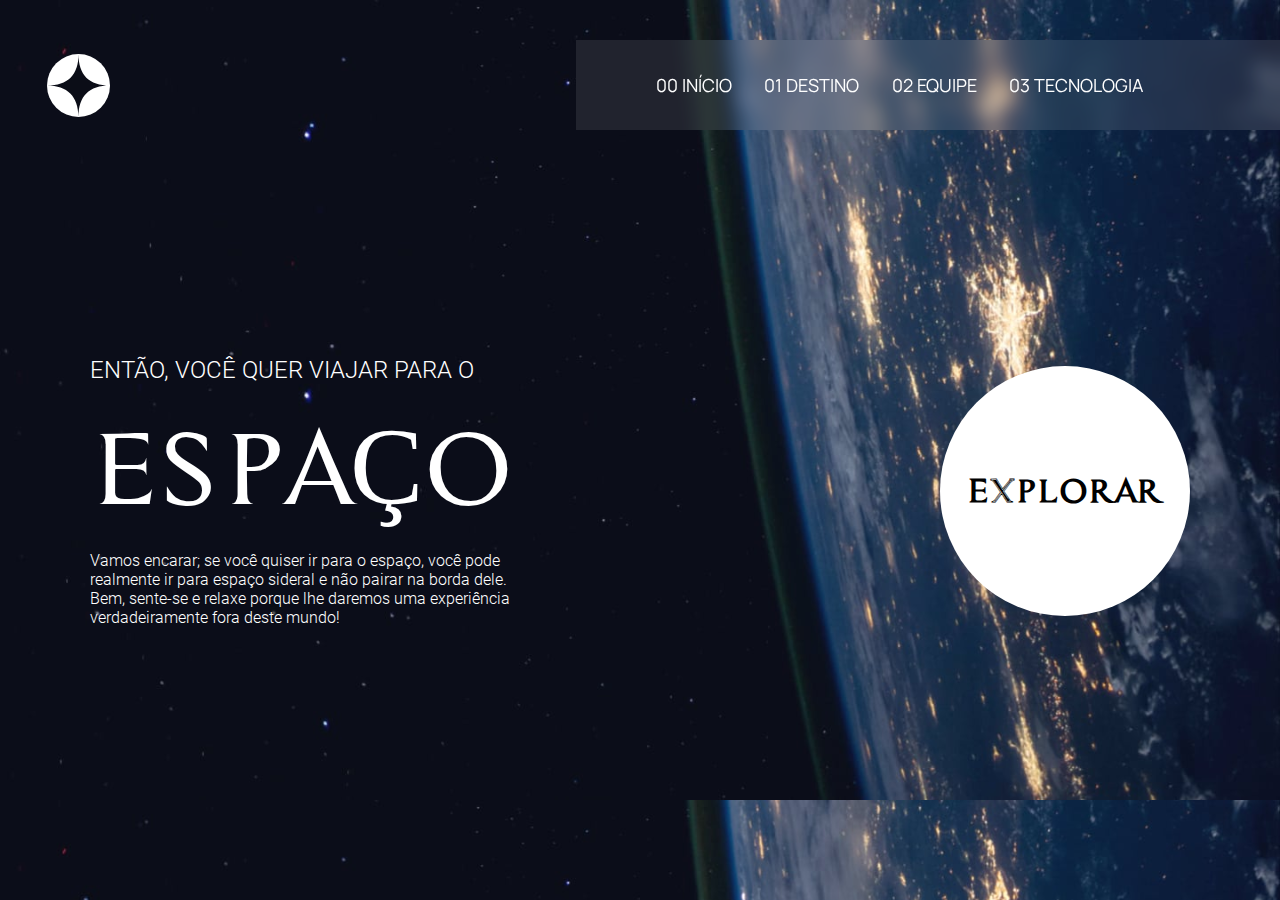
<file: space-tourism-website-main/starter-code/index.html>
<!DOCTYPE html>
<html lang="en">
<head>
  <meta charset="UTF-8">
  <meta name="viewport" content="width=device-width, initial-scale=1.0">

  <link rel="icon" type="image/png" sizes="32x32" href="./assets/favicon-32x32.png">
  <link rel="stylesheet" type="text/css" href="style.css">
  
  <title>Frontend Mentor | Space tourism website</title>
</head>
<body>
  <div class="logo">
    <a href="index.html">
      <img src="assets/shared/logo.svg" alt="logo site">
    </a>
  </div>
  
  <header>
    <nav>
      <ul>
        <li id="pri"><a href="index.html">00 INÍCIO</a></li>
        <li><a href="destination-mars.html">01 DESTINO</a></li>
        <li><a href="contantos.html">02 EQUIPE</a></li>
        <li><a href="login.html">03 TECNOLOGIA</a></li>
      </ul>
    </nav>
  </header>
  <main>
    <div class="cont">
      <div class="box">
        <h3>ENTÃO, VOCÊ QUER VIAJAR PARA O</h3>

        <h2>ESPAÇO</h2>
    
        <p>Vamos encarar; se você quiser ir para o espaço, você pode realmente ir para 
          espaço sideral e não pairar na borda dele. Bem, sente-se e relaxe 
          porque lhe daremos uma experiência verdadeiramente fora deste mundo!</p>
      </div>

      <div class="exp">
        <h1>EXPLORAR</h1>
      </div>
    </div>
</main>
</body>
</html>
</file>
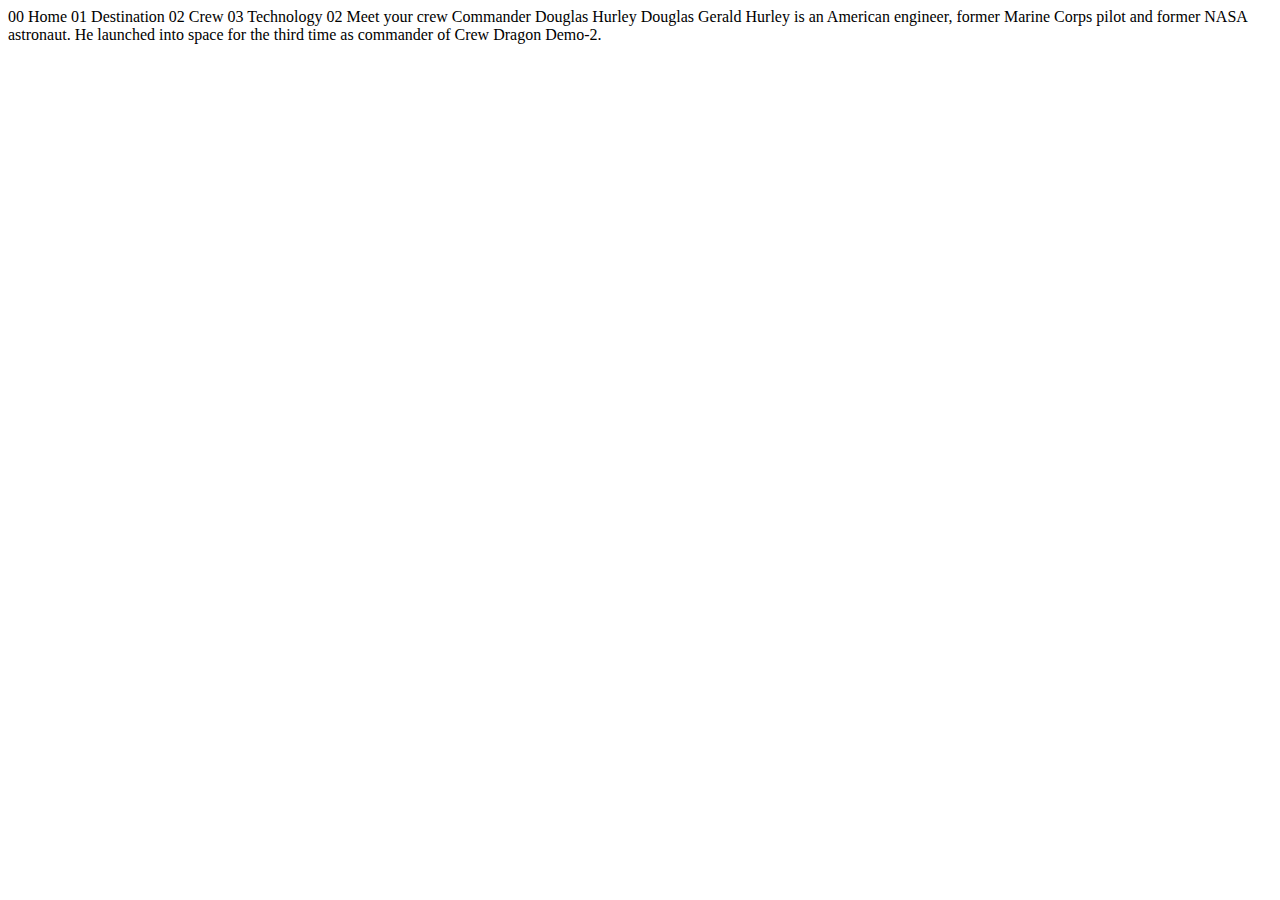
<file: space-tourism-website-main/starter-code/crew-commander.html>
<!DOCTYPE html>
<html lang="en">
<head>
  <meta charset="UTF-8">
  <meta name="viewport" content="width=device-width, initial-scale=1.0">

  <link rel="icon" type="image/png" sizes="32x32" href="./assets/favicon-32x32.png">
  
  <title>Frontend Mentor | Space tourism website</title>
</head>
<body>

  00 Home
  01 Destination
  02 Crew
  03 Technology

  02 Meet your crew

  Commander
  Douglas Hurley

  Douglas Gerald Hurley is an American engineer, former Marine Corps pilot 
  and former NASA astronaut. He launched into space for the third time as 
  commander of Crew Dragon Demo-2.
</body>
</html>
</file>
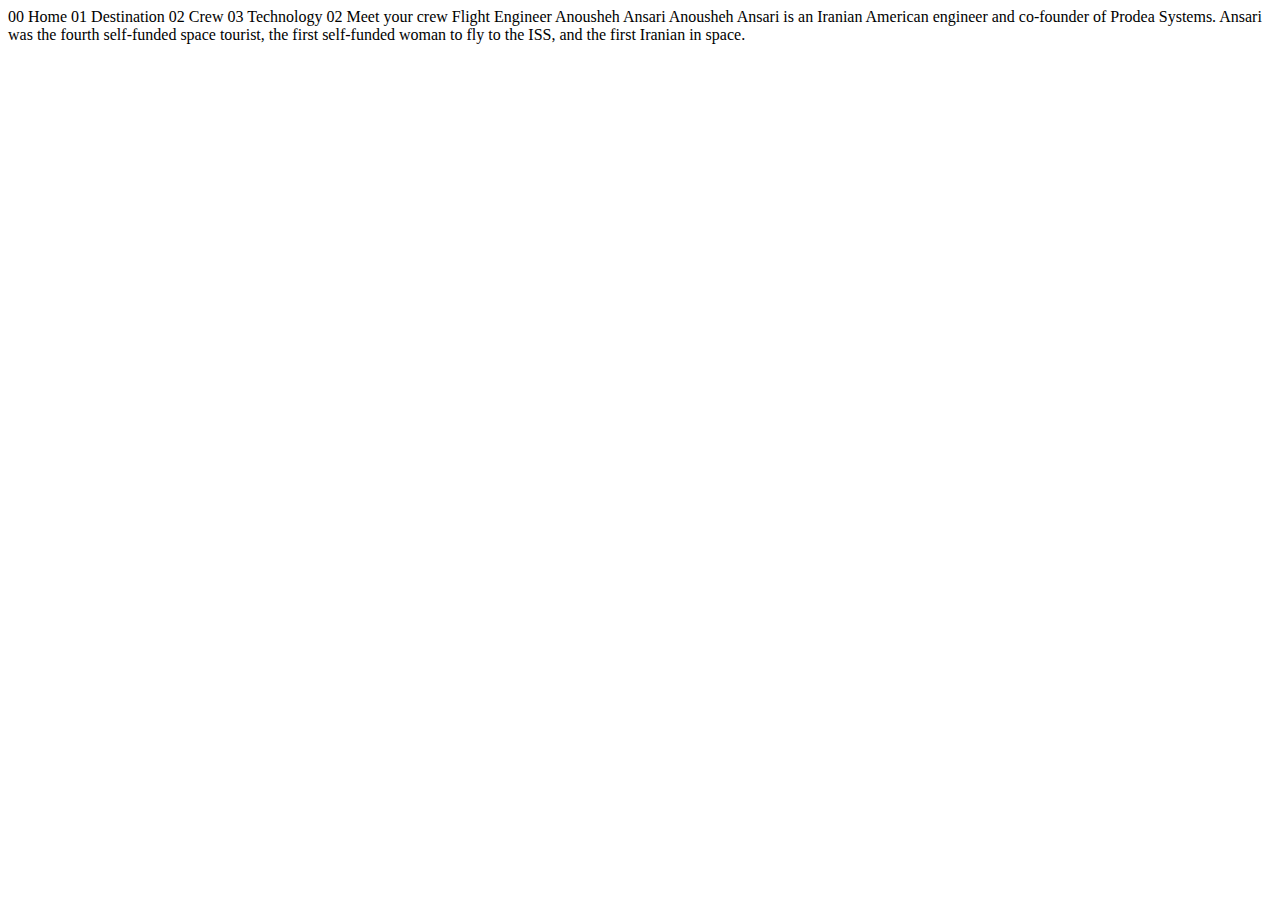
<file: space-tourism-website-main/starter-code/crew-engineer.html>
<!DOCTYPE html>
<html lang="en">
<head>
  <meta charset="UTF-8">
  <meta name="viewport" content="width=device-width, initial-scale=1.0">

  <link rel="icon" type="image/png" sizes="32x32" href="./assets/favicon-32x32.png">
  
  <title>Frontend Mentor | Space tourism website</title>
</head>
<body>

  00 Home
  01 Destination
  02 Crew
  03 Technology

  02 Meet your crew

  Flight Engineer
  Anousheh Ansari

  Anousheh Ansari is an Iranian American engineer and co-founder of Prodea Systems. 
  Ansari was the fourth self-funded space tourist, the first self-funded woman to 
  fly to the ISS, and the first Iranian in space. 
</body>
</html>
</file>
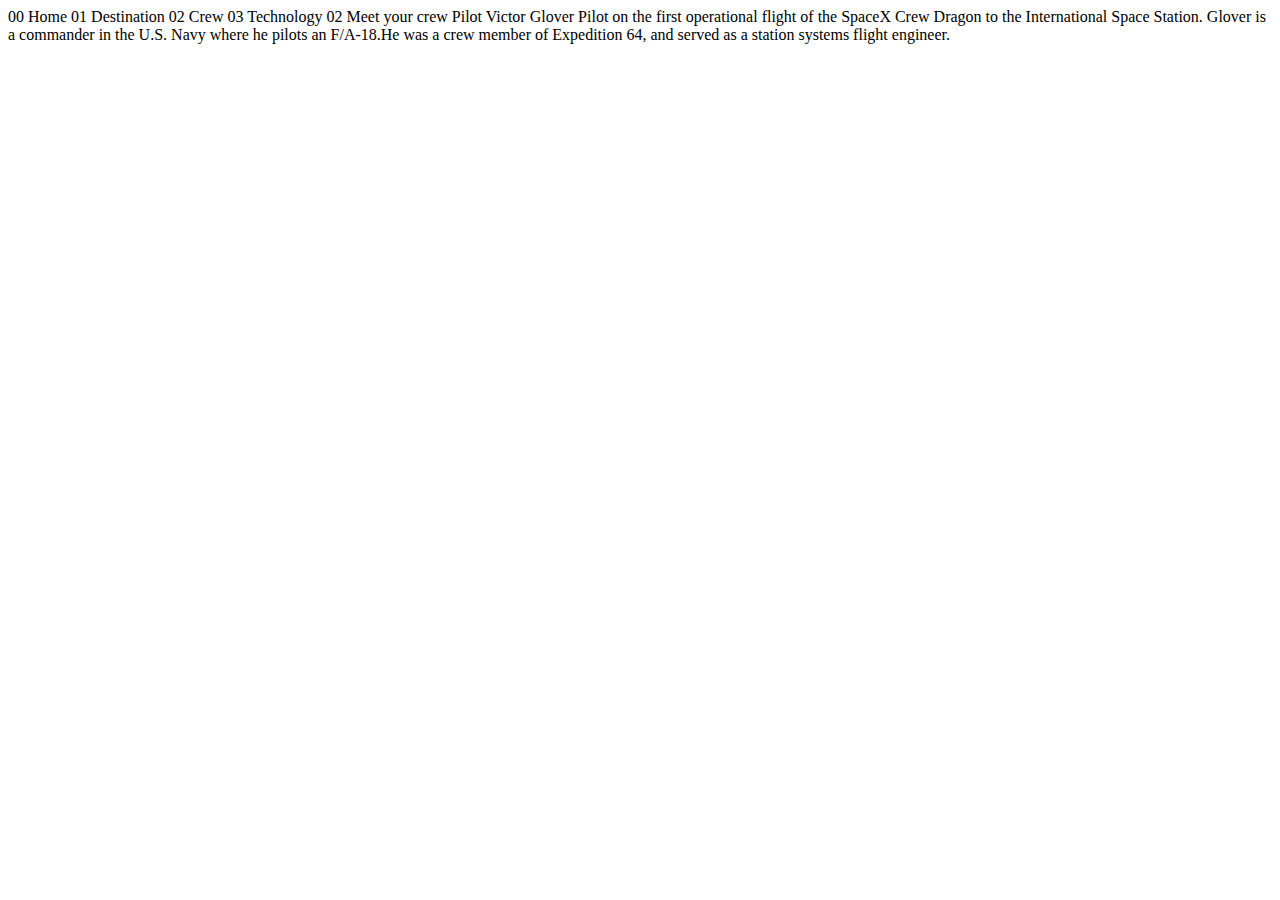
<file: space-tourism-website-main/starter-code/crew-pilot.html>
<!DOCTYPE html>
<html lang="en">
<head>
  <meta charset="UTF-8">
  <meta name="viewport" content="width=device-width, initial-scale=1.0">

  <link rel="icon" type="image/png" sizes="32x32" href="./assets/favicon-32x32.png">
  
  <title>Frontend Mentor | Space tourism website</title>
</head>
<body>

  00 Home
  01 Destination
  02 Crew
  03 Technology

  02 Meet your crew

  Pilot
  Victor Glover

  Pilot on the first operational flight of the SpaceX Crew Dragon to the 
  International Space Station. Glover is a commander in the U.S. Navy where 
  he pilots an F/A-18.He was a crew member of Expedition 64, and served as a 
  station systems flight engineer. 
</body>
</html>
</file>
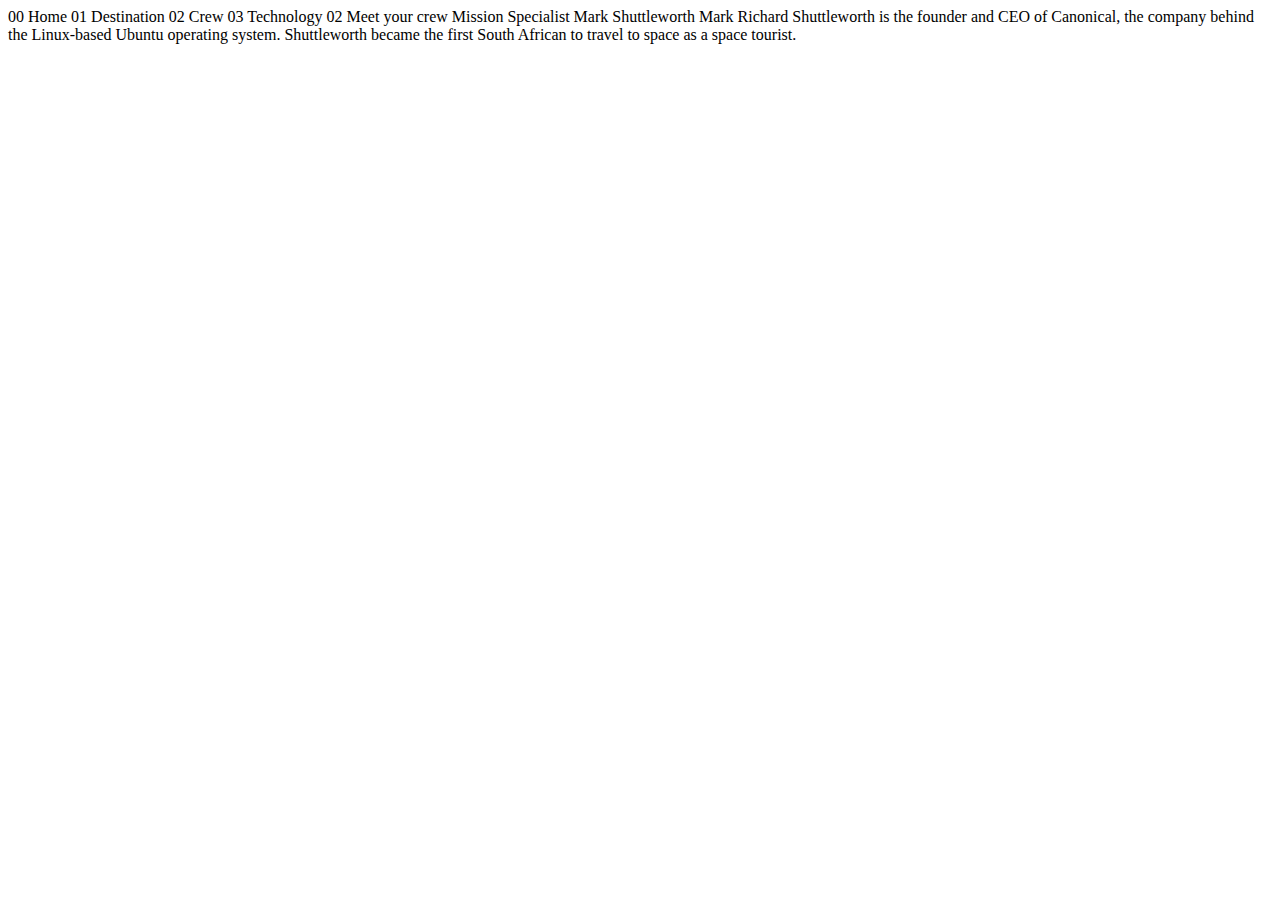
<file: space-tourism-website-main/starter-code/crew-specialist.html>
<!DOCTYPE html>
<html lang="en">
<head>
  <meta charset="UTF-8">
  <meta name="viewport" content="width=device-width, initial-scale=1.0">

  <link rel="icon" type="image/png" sizes="32x32" href="./assets/favicon-32x32.png">
  
  <title>Frontend Mentor | Space tourism website</title>
</head>
<body>

  00 Home
  01 Destination
  02 Crew
  03 Technology

  02 Meet your crew

  Mission Specialist
  Mark Shuttleworth

  Mark Richard Shuttleworth is the founder and CEO of Canonical, the company behind 
  the Linux-based Ubuntu operating system. Shuttleworth became the first South 
  African to travel to space as a space tourist.
</body>
</html>
</file>
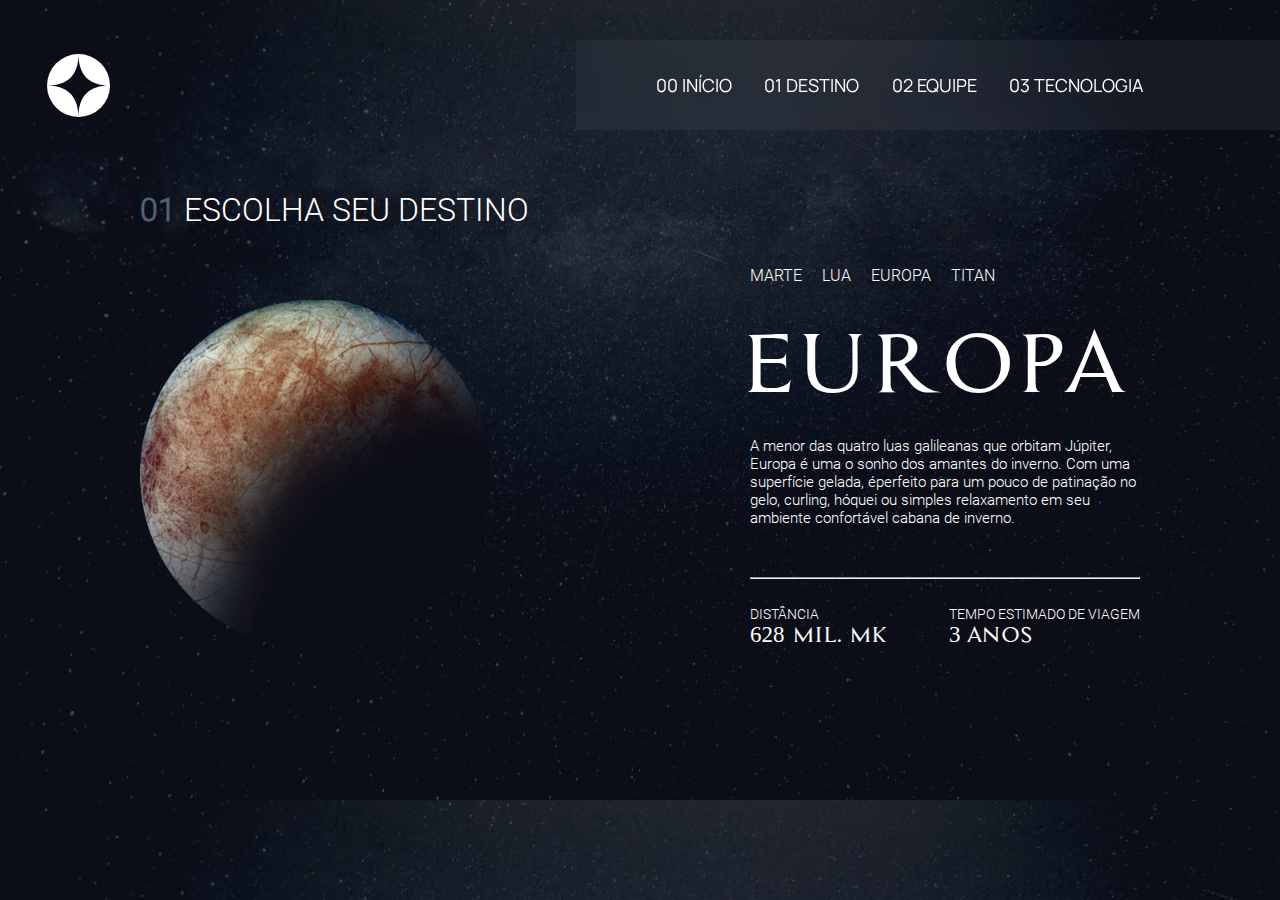
<file: space-tourism-website-main/starter-code/destination-europa.html>
<!DOCTYPE html>
<html lang="en">
<head>
  <meta charset="UTF-8">
  <meta name="viewport" content="width=device-width, initial-scale=1.0">

  <link rel="icon" type="image/png" sizes="32x32" href="./assets/favicon-32x32.png">
  <link rel="stylesheet" type="text/css" href="des_mars.css">
  
  <title>Frontend Mentor | Space tourism website</title>
</head>
<body>
  <div class="logo">
    <a href="index.html">
      <img src="assets/shared/logo.svg" alt="logo site">
    </a>
  </div>
  
  <header>
    <nav>
      <ul>
        <li id="pri"><a href="index.html">00 INÍCIO</a></li>
        <li><a href="destination-mars.html">01 DESTINO</a></li>
        <li><a href="contantos.html">02 EQUIPE</a></li>
        <li><a href="login.html">03 TECNOLOGIA</a></li>
      </ul>
    </nav>
  </header>
  <main>
    <div class="container">
      <div class="imgmars">
        <h1><span>01</span> ESCOLHA SEU DESTINO</h1>

        <img src="assets/destination/image-europa.png" alt="">
      </div>

      <div class="text">
        <div class="lista">
          <ul>
            <li><a href="destination-mars.html">MARTE</a></li>
            <li><a href="destination-moon.html">LUA</a></li>
            <li><a href="destination-europa.html">EUROPA</a></li>
            <li><a href="destination-titan.html">TITAN</a></li>
          </ul>
        </div> 

        <h2>EUROPA</h2>

        <p>A menor das quatro luas galileanas que orbitam Júpiter, Europa é uma o sonho dos amantes do inverno. Com uma superfície gelada, éperfeito para um pouco de patinação no gelo, curling, hóquei ou simples relaxamento em seu ambiente confortável cabana de inverno.</p>

        <hr>

        <div class="info">
          <div class="dis">
            <h3>DISTÂNCIA</h3>
            <p>628 MIL. MK</p>
          </div>

          <div class="dis">
            <h3>TEMPO ESTIMADO DE VIAGEM</h3>
            <p>3 ANOS</p>
          </div>
        </div>
      </div>
    </div>
  </main>
</body>
</html>
</file>
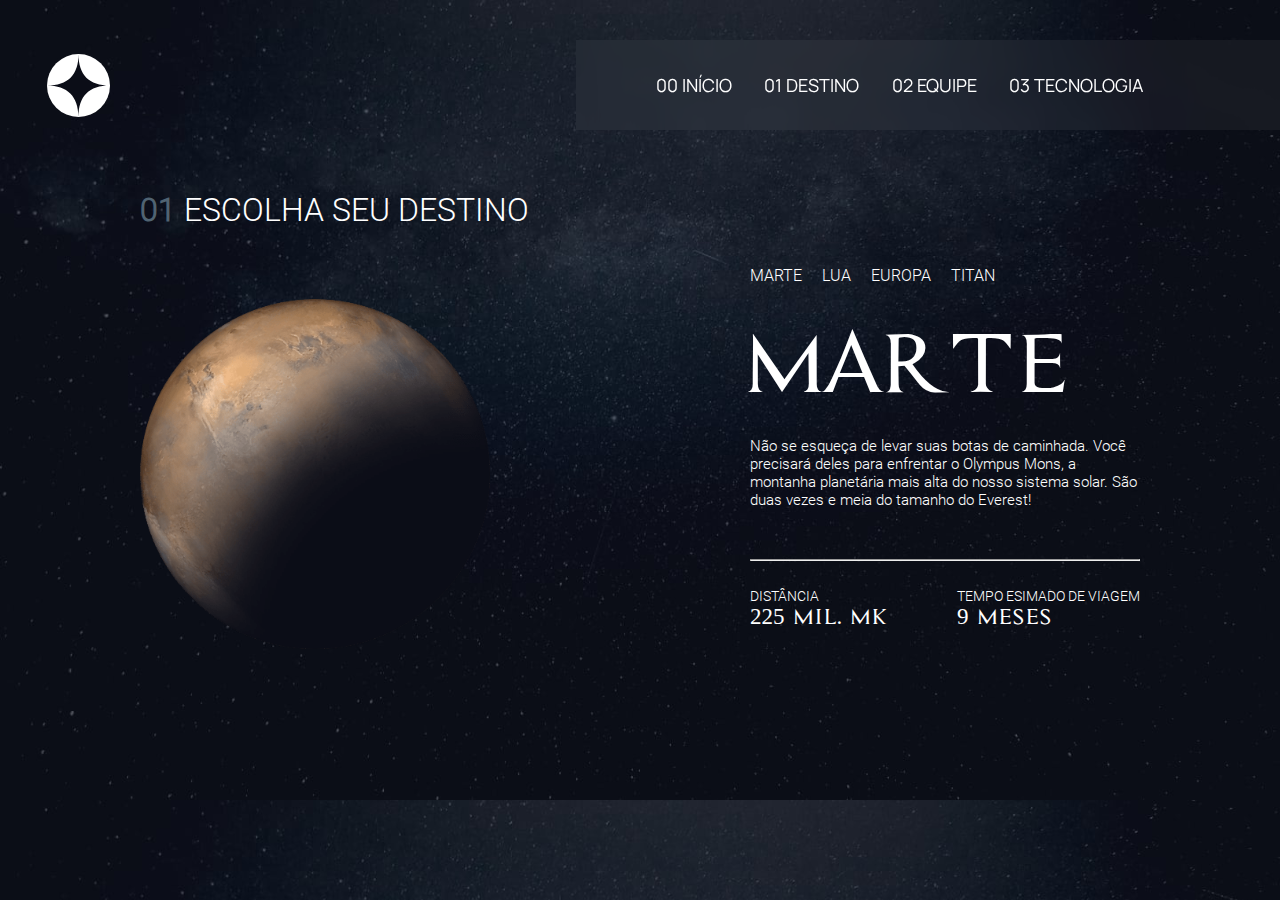
<file: space-tourism-website-main/starter-code/destination-mars.html>
<!DOCTYPE html>
<html lang="en">
<head>
  <meta charset="UTF-8">
  <meta name="viewport" content="width=device-width, initial-scale=1.0">

  <link rel="icon" type="image/png" sizes="32x32" href="./assets/favicon-32x32.png">
  <link rel="stylesheet" type="text/css" href="des_mars.css">
  
  <title>Frontend Mentor | Space tourism website</title>
</head>
<body>
  <div class="logo">
    <a href="index.html">
      <img src="assets/shared/logo.svg" alt="logo site">
    </a>
  </div>
  
  <header>
    <nav>
      <ul>
        <li id="pri"><a href="index.html">00 INÍCIO</a></li>
        <li><a href="destination-mars.html">01 DESTINO</a></li>
        <li><a href="contantos.html">02 EQUIPE</a></li>
        <li><a href="login.html">03 TECNOLOGIA</a></li>
      </ul>
    </nav>
  </header>
  <main>
    <div class="container">
      <div class="imgmars">
        <h1><span>01</span> ESCOLHA SEU DESTINO</h1>

        <img src="assets/destination/image-mars.png" alt="">
      </div>

      <div class="text">
        <div class="lista">
          <ul>
            <li><a href="destination-mars.html">MARTE</a></li>
            <li><a href="destination-moon.html">LUA</a></li>
            <li><a href="destination-europa.html">EUROPA</a></li>
            <li><a href="destination-titan.html">TITAN</a></li>
          </ul>
        </div> 

        <h2>MARTE</h2>

        <p>Não se esqueça de levar suas botas de caminhada. Você precisará deles para enfrentar o Olympus Mons, 
        a montanha planetária mais alta do nosso sistema solar. São duas vezes e meia 
        do tamanho do Everest!</p>

        <hr>

        <div class="info">
          <div class="dis">
            <h3>DISTÂNCIA</h3>
            <p>225 MIL. MK</p>
          </div>

          <div class="dis">
            <h3>TEMPO ESIMADO DE VIAGEM</h3>
            <p>9 MESES</p>
          </div>
        </div>
      </div>
    </div>
  </main>
</body>
</html>
</file>
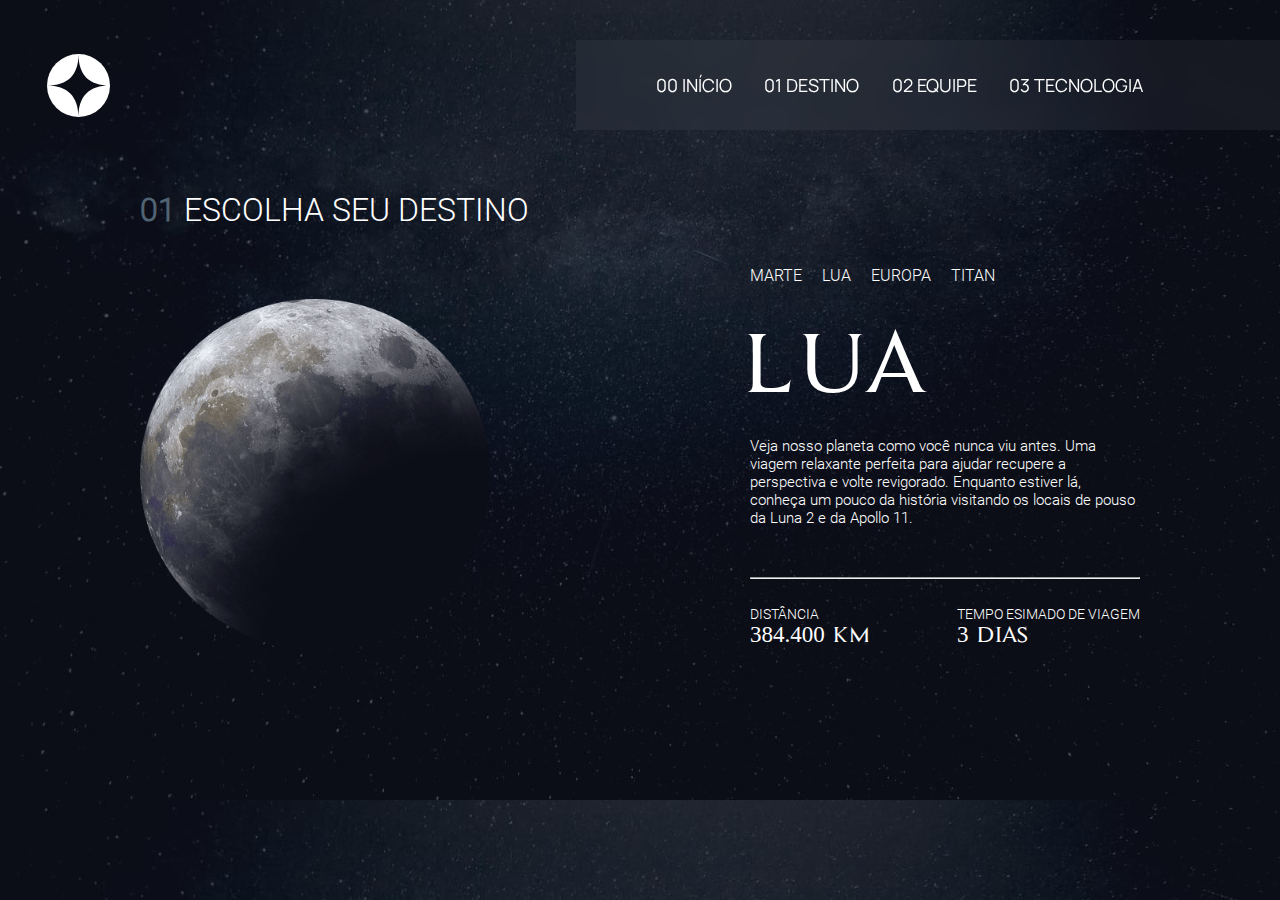
<file: space-tourism-website-main/starter-code/destination-moon.html>
<!DOCTYPE html>
<html lang="en">
<head>
  <meta charset="UTF-8">
  <meta name="viewport" content="width=device-width, initial-scale=1.0">

  <link rel="icon" type="image/png" sizes="32x32" href="./assets/favicon-32x32.png">
  <link rel="stylesheet" type="text/css" href="des_mars.css">
  
  <title>Frontend Mentor | Space tourism website</title>
</head>
<body>
  <div class="logo">
    <a href="index.html">
      <img src="assets/shared/logo.svg" alt="logo site">
    </a>
  </div>
  
  <header>
    <nav>
      <ul>
        <li id="pri"><a href="index.html">00 INÍCIO</a></li>
        <li><a href="destination-mars.html">01 DESTINO</a></li>
        <li><a href="contantos.html">02 EQUIPE</a></li>
        <li><a href="login.html">03 TECNOLOGIA</a></li>
      </ul>
    </nav>
  </header>
  <main>
    <div class="container">
      <div class="imgmars">
        <h1><span>01</span> ESCOLHA SEU DESTINO</h1>

        <img src="assets/destination/image-moon.png" alt="">
      </div>

      <div class="text">
        <div class="lista">
          <ul>
            <li><a href="destination-mars.html">MARTE</a></li>
            <li><a href="destination-moon.html">LUA</a></li>
            <li><a href="destination-europa.html">EUROPA</a></li>
            <li><a href="destination-titan.html">TITAN</a></li>
          </ul>
        </div> 

        <h2>LUA</h2>

        <p>Veja nosso planeta como você nunca viu antes. Uma viagem relaxante perfeita para ajudar 
        recupere a perspectiva e volte revigorado. Enquanto estiver lá, conheça um pouco da história 
        visitando os locais de pouso da Luna 2 e da Apollo 11.</p>

        <hr>

        <div class="info">
          <div class="dis">
            <h3>DISTÂNCIA</h3>
            <p>384.400 KM</p>
          </div>

          <div class="dis">
            <h3>TEMPO ESIMADO DE VIAGEM</h3>
            <p>3 DIAS</p>
          </div>
        </div>
      </div>
    </div>
  </main>
</body>
</html>
</file>
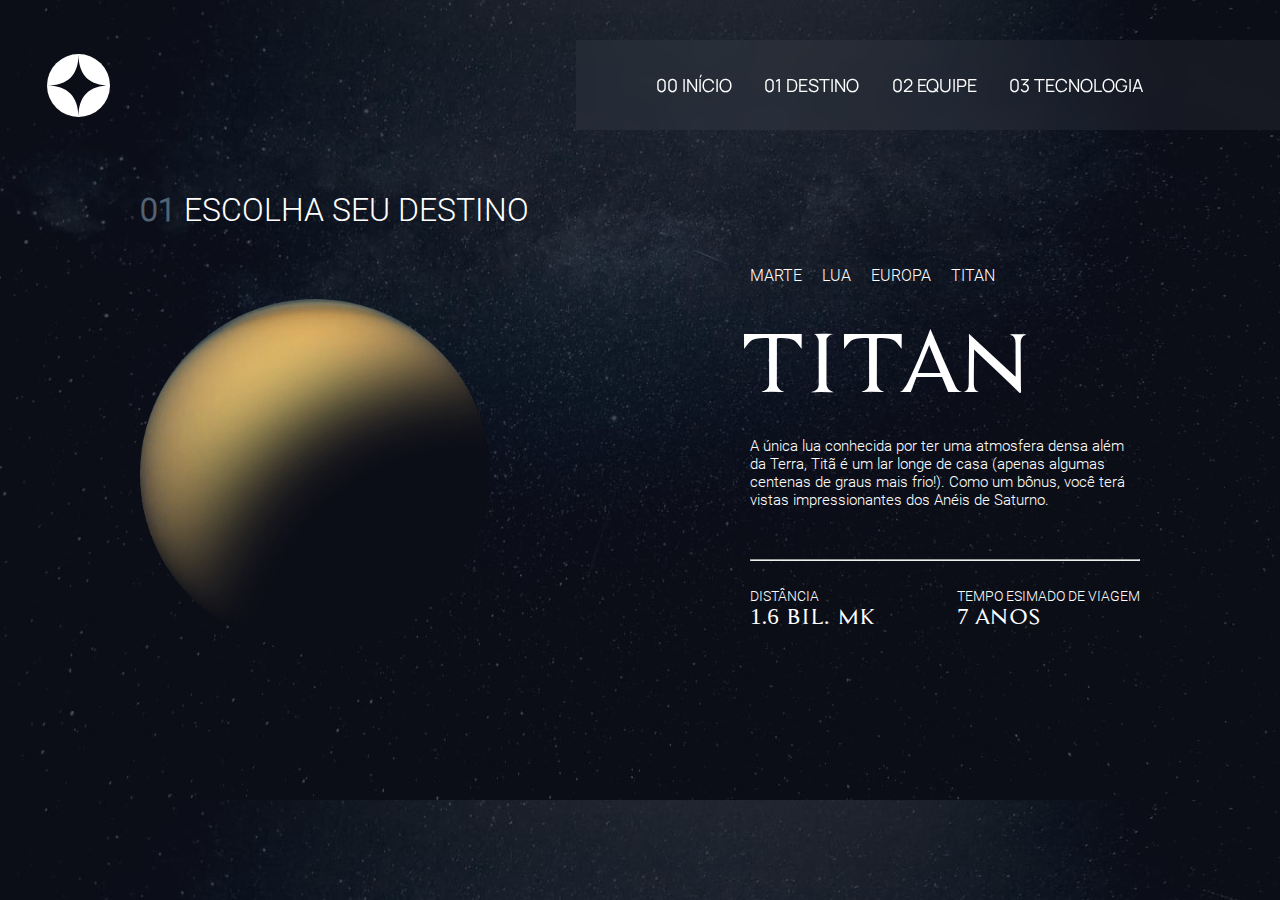
<file: space-tourism-website-main/starter-code/destination-titan.html>
<!DOCTYPE html>
<html lang="en">
<head>
  <meta charset="UTF-8">
  <meta name="viewport" content="width=device-width, initial-scale=1.0">

  <link rel="icon" type="image/png" sizes="32x32" href="./assets/favicon-32x32.png">
  <link rel="stylesheet" type="text/css" href="des_mars.css">
  
  <title>Frontend Mentor | Space tourism website</title>
</head>
<body>
  <div class="logo">
    <a href="index.html">
      <img src="assets/shared/logo.svg" alt="logo site">
    </a>
  </div>
  
  <header>
    <nav>
      <ul>
        <li id="pri"><a href="index.html">00 INÍCIO</a></li>
        <li><a href="destination-mars.html">01 DESTINO</a></li>
        <li><a href="contantos.html">02 EQUIPE</a></li>
        <li><a href="login.html">03 TECNOLOGIA</a></li>
      </ul>
    </nav>
  </header>
  <main>
    <div class="container">
      <div class="imgmars">
        <h1><span>01</span> ESCOLHA SEU DESTINO</h1>

        <img src="assets/destination/image-titan.png" alt="">
      </div>

      <div class="text">
        <div class="lista">
          <ul>
            <li><a href="destination-mars.html">MARTE</a></li>
            <li><a href="destination-moon.html">LUA</a></li>
            <li><a href="destination-europa.html">EUROPA</a></li>
            <li><a href="destination-titan.html">TITAN</a></li>
          </ul>
        </div> 

        <h2>TITAN</h2>

        <p>A única lua conhecida por ter uma atmosfera densa além da Terra, Titã é um lar longe de casa (apenas algumas centenas de graus mais frio!). Como um bônus, você terá vistas impressionantes dos Anéis de Saturno.</p>

        <hr>

        <div class="info">
          <div class="dis">
            <h3>DISTÂNCIA</h3>
            <p>1.6 BIL. MK</p>
          </div>

          <div class="dis">
            <h3>TEMPO ESIMADO DE VIAGEM</h3>
            <p>7 ANOS</p>
          </div>
        </div>
      </div>
    </div>
  </main>
</body>
</html>
</file>
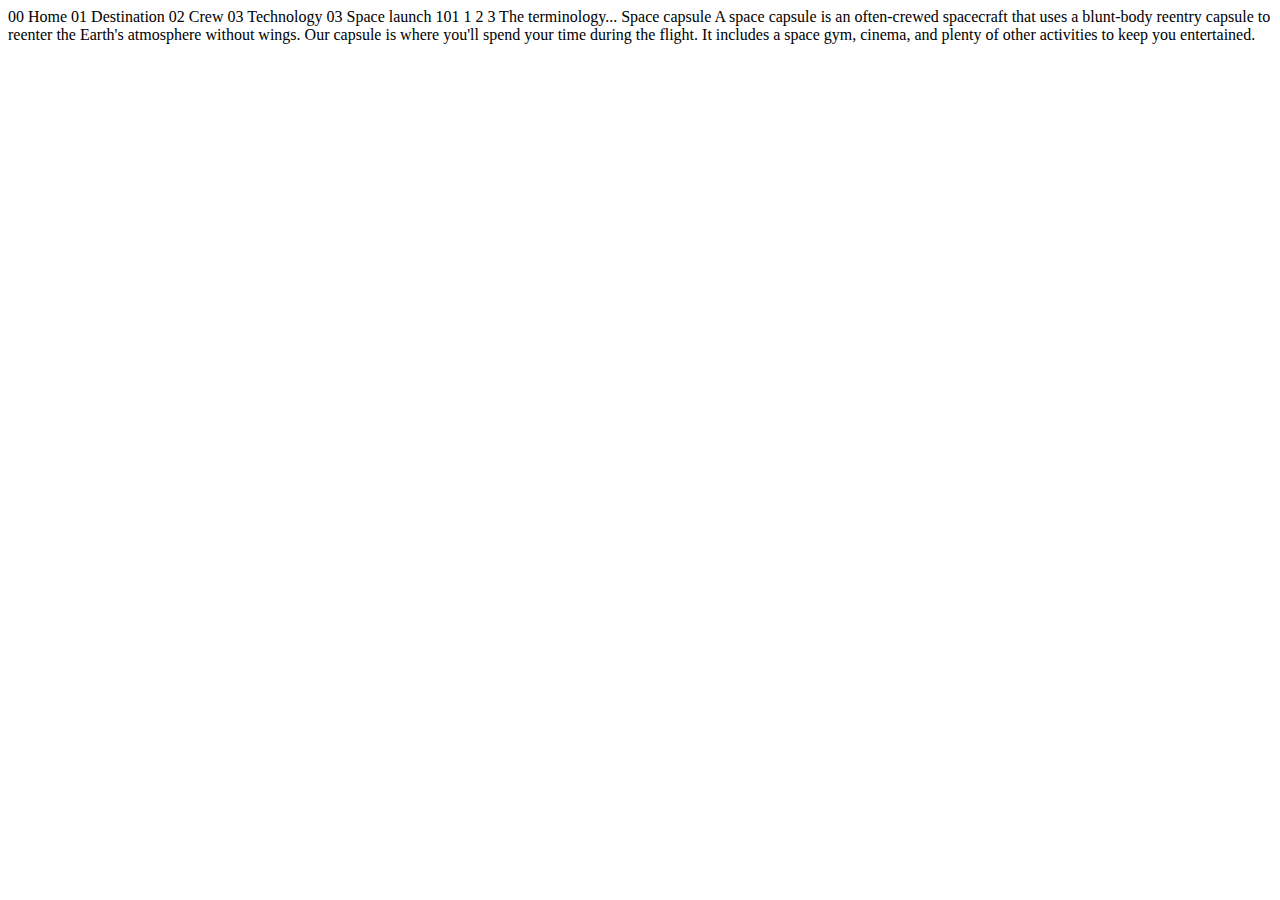
<file: space-tourism-website-main/starter-code/technology-capsule.html>
<!DOCTYPE html>
<html lang="en">
<head>
  <meta charset="UTF-8">
  <meta name="viewport" content="width=device-width, initial-scale=1.0">

  <link rel="icon" type="image/png" sizes="32x32" href="./assets/favicon-32x32.png">
  
  <title>Frontend Mentor | Space tourism website</title>
</head>
<body>

  00 Home
  01 Destination
  02 Crew
  03 Technology

  03 Space launch 101

  1
  2
  3

  The terminology...
  Space capsule

  A space capsule is an often-crewed spacecraft that uses a blunt-body reentry 
  capsule to reenter the Earth's atmosphere without wings. Our capsule is where 
  you'll spend your time during the flight. It includes a space gym, cinema, 
  and plenty of other activities to keep you entertained.
</body>
</html>
</file>
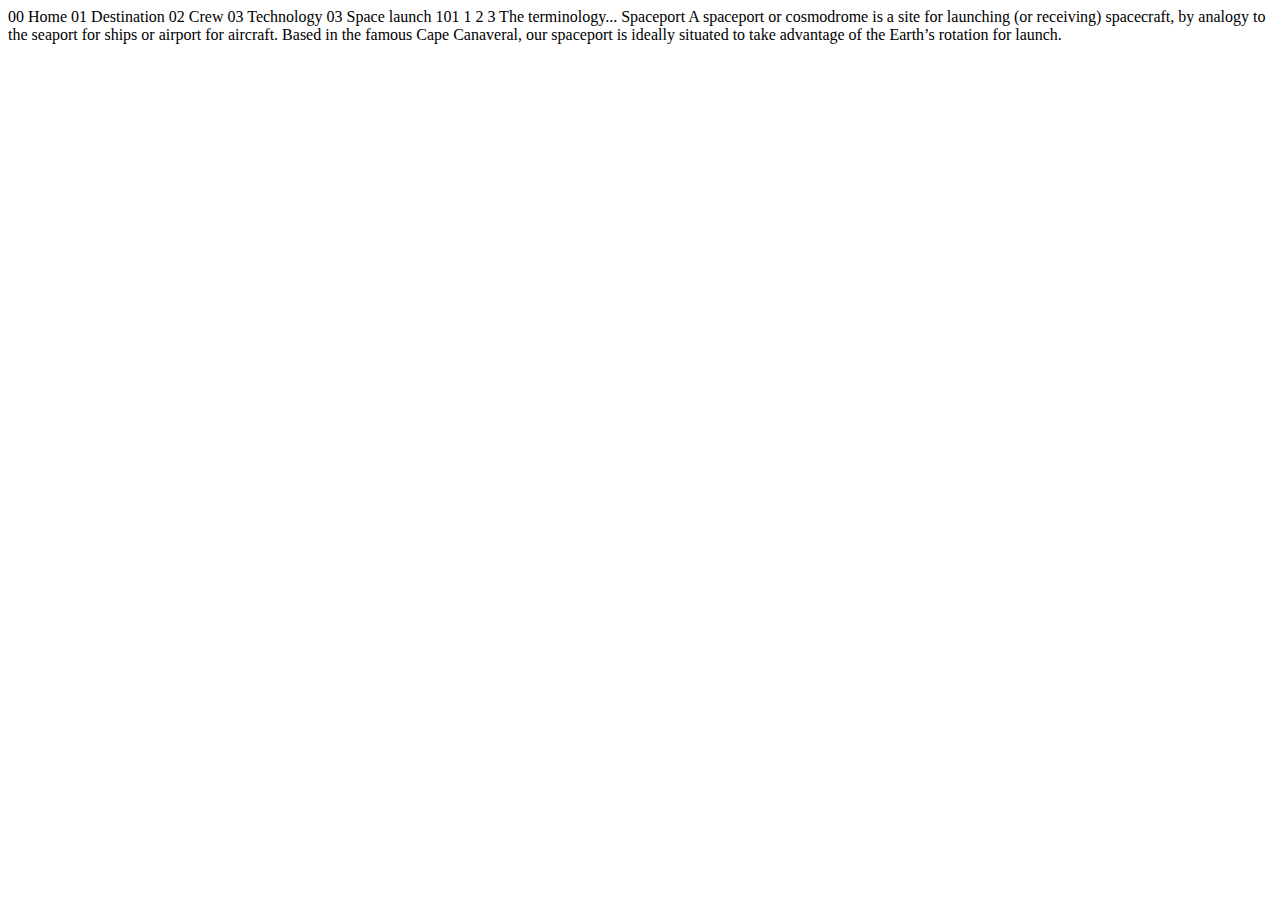
<file: space-tourism-website-main/starter-code/technology-spaceport.html>
<!DOCTYPE html>
<html lang="en">
<head>
  <meta charset="UTF-8">
  <meta name="viewport" content="width=device-width, initial-scale=1.0">

  <link rel="icon" type="image/png" sizes="32x32" href="./assets/favicon-32x32.png">
  
  <title>Frontend Mentor | Space tourism website</title>
</head>
<body>

  00 Home
  01 Destination
  02 Crew
  03 Technology

  03 Space launch 101

  1
  2
  3

  The terminology...
  Spaceport

  A spaceport or cosmodrome is a site for launching (or receiving) spacecraft, 
  by analogy to the seaport for ships or airport for aircraft. Based in the 
  famous Cape Canaveral, our spaceport is ideally situated to take advantage 
  of the Earth’s rotation for launch.
</body>
</html>
</file>
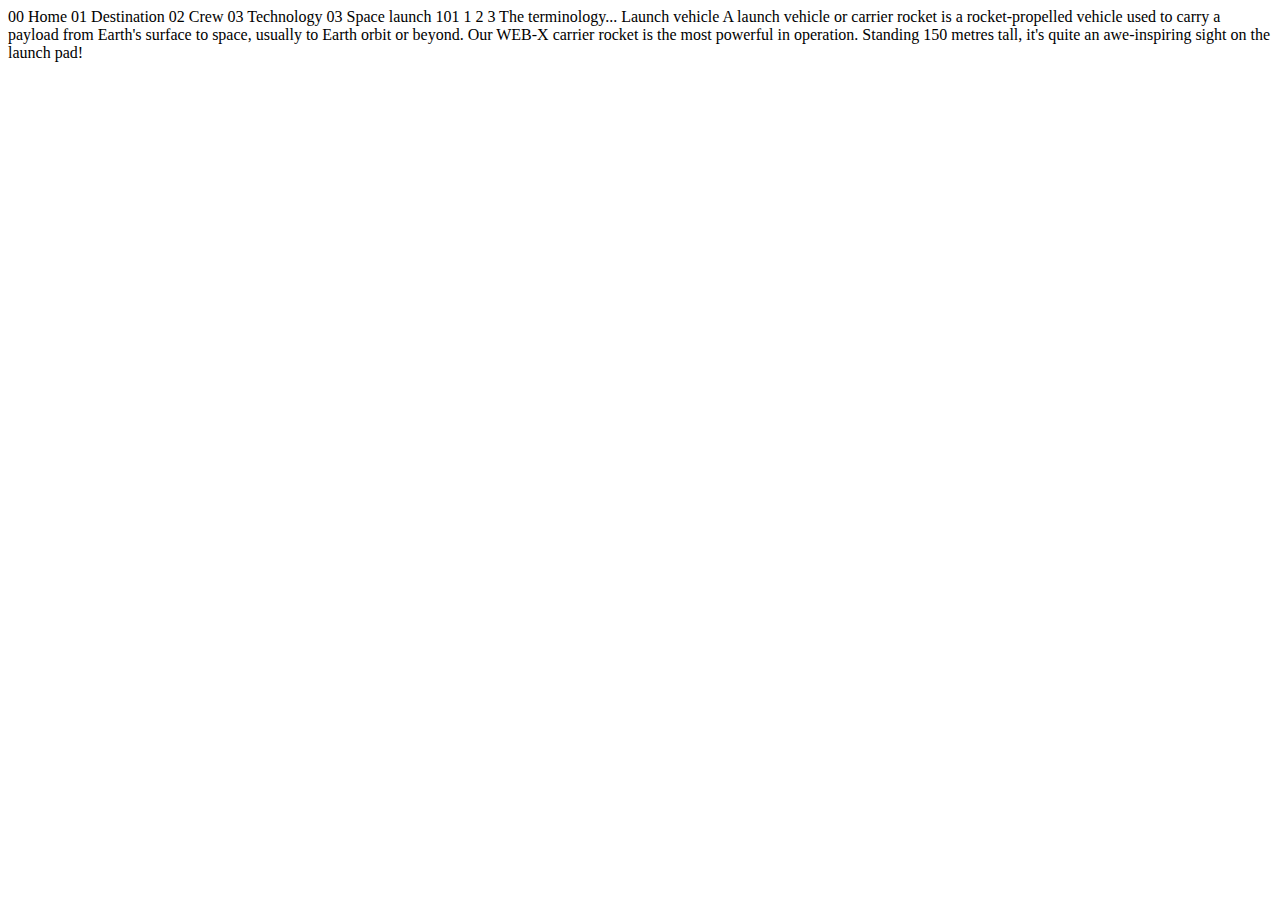
<file: space-tourism-website-main/starter-code/technology-vehicle.html>
<!DOCTYPE html>
<html lang="en">
<head>
  <meta charset="UTF-8">
  <meta name="viewport" content="width=device-width, initial-scale=1.0">

  <link rel="icon" type="image/png" sizes="32x32" href="./assets/favicon-32x32.png">
  
  <title>Frontend Mentor | Space tourism website</title>
</head>
<body>

  00 Home
  01 Destination
  02 Crew
  03 Technology

  03 Space launch 101

  1
  2
  3

  The terminology...
  Launch vehicle

  A launch vehicle or carrier rocket is a rocket-propelled vehicle used to carry a 
  payload from Earth's surface to space, usually to Earth orbit or beyond. Our 
  WEB-X carrier rocket is the most powerful in operation. Standing 150 metres tall, 
  it's quite an awe-inspiring sight on the launch pad!
</body>
</html>
</file>
<file: space-tourism-website-main/starter-code/style.css>
* {
    padding: 0;
    margin: 0;
}

@font-face {
    font-family: manrope;
    src: url(fonts/Manrope/static/Manrope-Regular.ttf);
}

@font-face {
    font-family: roboto-light;
    src: url(fonts/roboto/Roboto-Light.ttf);
}

@font-face {
    font-family: assassin;
    src: url(fonts/assassin/Assassin$.ttf);
}

body {
    background-image: url(assets/home/background-home-desktop.jpg);
    background-size: cover;
    font-family: roboto-light;
}

header {
    display: flex;
    width: 55%; 
    height: 90px;
    margin-top: 40px;
    background: #ffffff18; 
    backdrop-filter: blur(10px);
    align-items: center;
    position: absolute; 
    top: 0;
    right: 0;
}

.logo {
    display: block;
    width: 70px; 
    height: auto;
    margin-left: 40px;
    margin-top: 54px;
}

.logo img {
    width: 90%; 
    margin-left: 10%; 
}

#pri {
    margin-left: 80px;
}

nav ul li {
    float: left; 
    color: #fff; 
    width: auto; 
    margin: 0.9em;
    list-style: none;
    font-size: 18px;
    font-family: manrope;
}
 
nav ul li a {
    text-decoration: none;
    color: #fff;
}

nav ul li a:hover {
    border-bottom: 3px solid white;
}

.cont {
    margin-top: 70px;
    width: 100%;
    height: 600px;
    display: flex;
    justify-content: center;
    align-items: center;

}

.cont .box {
    color: #fff;
    width: 450px;
}

h1 {
    font-size: 35px;
}

.box h2 {
    font-family: assassin;
    font-size: 110px;
    font-weight: normal;
    margin-top: 20px;
    margin-bottom: 20px;
}

h3 {
    font-family: roboto-light;
    font-weight: normal;
    font-size: 24px;
}

.exp {
    display: flex;
    justify-content: center;
    align-items: center;
    border-radius: 100%;
    width: 250px;
    height: 250px;
    background-color: #ffffff;
    margin-left: 400px;
    font-family: assassin;
    font-weight: normal;
}
</file>
<file: space-tourism-website-main/starter-code/des_mars.css>
* {
    padding: 0;
    margin: 0;
}

@font-face {
    font-family: manrope;
    src: url(fonts/Manrope/static/Manrope-Regular.ttf);
}

@font-face {
    font-family: roboto-light;
    src: url(fonts/roboto/Roboto-Light.ttf);
}

@font-face {
    font-family: assassin;
    src: url(fonts/assassin/Assassin$.ttf);
}

body {
    background-image: url(assets/destination/background-destination-desktop.jpg);
    background-size: cover;
    font-family: roboto-light;
    color: #fff;
}

header {
    display: flex;
    width: 55%; 
    height: 90px;
    margin-top: 40px;
    background: #ffffff0c; 
    backdrop-filter: blur(10px);
    align-items: center;
    position: absolute; 
    top: 0;
    right: 0;
}

.logo {
    display: block;
    width: 70px; 
    height: auto;
    margin-left: 40px;
    margin-top: 54px;
}

.logo img {
    width: 90%; 
    margin-left: 10%; 
}

#pri {
    margin-left: 80px;
}

nav ul li {
    float: left; 
    color: #fff; 
    width: auto; 
    margin: 0.9em;
    list-style: none;
    font-size: 18px;
    font-family: manrope;
}
 
nav ul li a {
    text-decoration: none;
    color: #fff;
}

nav ul li a:hover {
    border-bottom: 3px solid white;
}

.container {
    width: 100%;
    height: 640px;
    display: flex;
    justify-content: center;
    align-items: center;
}

.imgmars {
    margin-right: 200px;
    width: 400px;
    height: 500px;
    display: block;
}

.imgmars span {
    color: rgb(80, 99, 114);
    font-weight: bold;
}

.imgmars h1 {
    font-weight: normal;
    padding-bottom: 70px;
}

.imgmars img {
    width: 350px;
    height: 350px;
}

.text {
    padding-top: 150px;
    width: 400px;
    height: 500px;
    display: block;
    align-items: center;
}

.lista {
    width: 300px;
    height: 50px;
}

.lista ul {
    display: flex;
    list-style: none;
    gap: 20px;
    margin-left: 10px;
}

.lista ul li a {
    text-decoration: none;
    color: #fff;
}

ul li a:hover {
    border-bottom: 3px solid white;
}

.text h2 {
    font-family: assassin;
    font-size: 90px;
    font-weight: normal;
    margin-bottom: 27px;
}

.text p {
    font-size: 15px;
    font-weight: normal;
    margin-bottom: 50px;
    margin-left: 10px;
}

hr {
    margin-left: 10px;
}

.info {
    width: 400px;
    height: 200px;
    margin-top: 27px;
    display: flex;
    justify-content: space-between;
}

.dis h3 {
    font-weight: normal;
    font-size: 14px;
    margin-left: 10px;
}

.info p {
    font-family: assassin;
    font-weight: normal;
    font-size: 23px;
}
</file>
